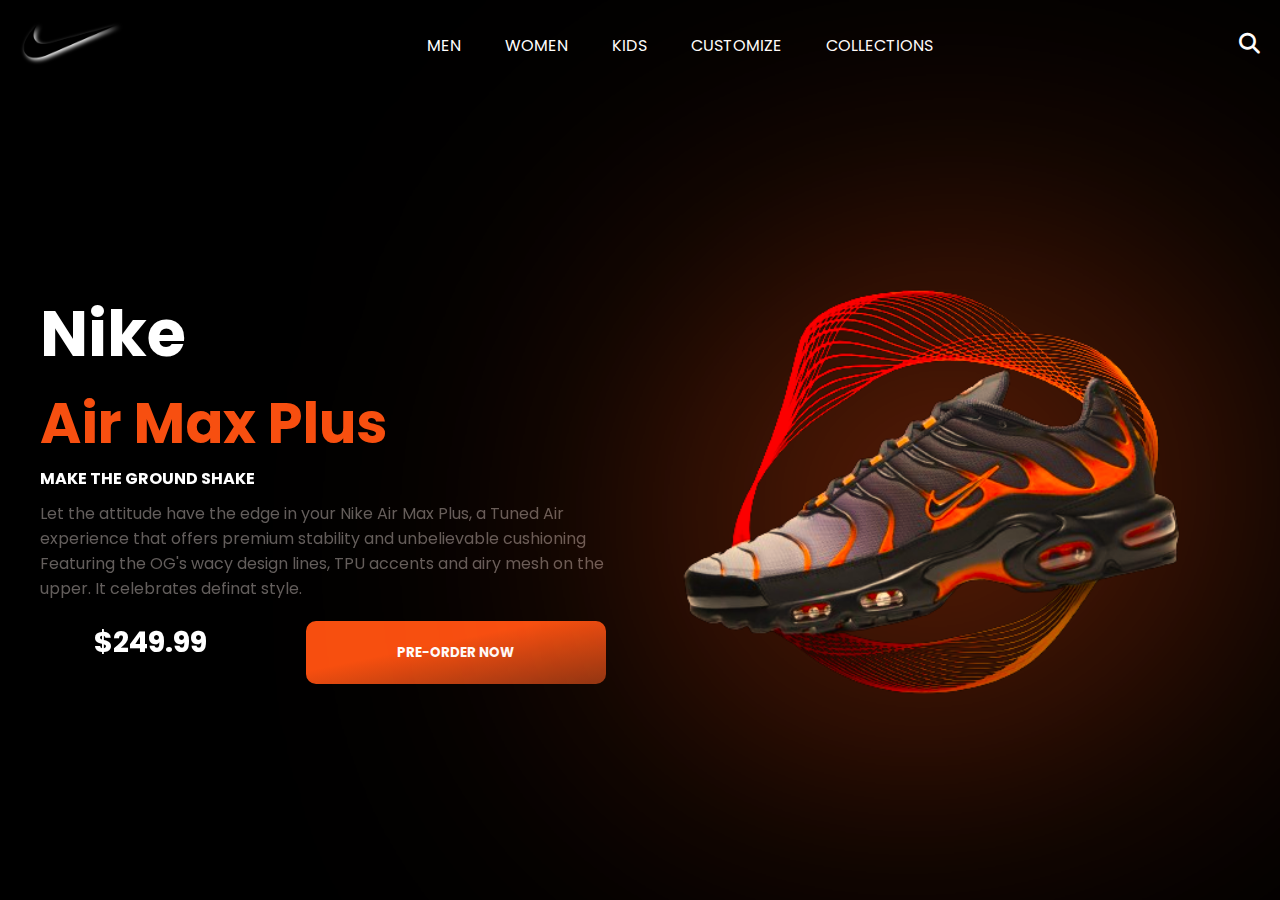
<file: Git/Shoe-Website-2/index.html>
<!DOCTYPE html>
<html lang="en">
<head>
    <meta charset="UTF-8">
    <meta name="viewport" content="width=device-width, initial-scale=1.0">
    <link rel="stylesheet" href="https://cdnjs.cloudflare.com/ajax/libs/font-awesome/6.5.1/css/all.min.css">
    <link rel="stylesheet" href="https://unpkg.com/aos@next/dist/aos.css" />
    <link rel="stylesheet" href="style.css">
    <title>Shoes Store</title>
</head>
<body>
    <nav>
        <div class="container">
            <div class="logo">
                <img src="NikeLogoPNGImage.png" alt="">
            </div>
            <div class="links">
                <a href="">MEN</a>
                <a href="">WOMEN</a>
                <a href="">KIDS</a>
                <a href="">CUSTOMIZE</a>
                <a href="">COLLECTIONS</a>
            </div>
            <div class="search">
                <i class="fa-solid fa-magnifying-glass"></i>
            </div>
        </div>
    </nav>
    <section>
        <div class="content">
            <div class="main-content">
                <h1 data-aos="fade-right" data-aos-duration="2000">Nike</h1>
                <h2 data-aos="fade-left" data-aos-duration="2000" data-aos-delay="200">Air Max Plus</h2>
                <h4 data-aos="fade-right" data-aos-duration="2000" data-aos-delay="400">MAKE THE GROUND SHAKE</h4>
                <p data-aos="flip-down" data-aos-duration="2000" data-aos-delay="600">Let the attitude have the edge in your Nike Air Max Plus, a Tuned Air experience that offers premium stability and unbelievable cushioning Featuring the OG's wacy design lines, TPU accents and airy mesh on the upper. It celebrates definat style.</p>
                <div class="order">
                    <h3 data-aos="zoom-in-right" data-aos-duration="2000" data-aos-delay="800">$249.99</h3>
                    <button data-aos="zoom-in-left" data-aos-duration="2000" data-aos-delay="800"><a href="">PRE-ORDER NOW</a></button>
                </div>
            </div>
            <div class="image">
                <img src="shoes.png" data-aos="zoom-in" data-aos-duration="2000">
            </div>
        </div>
    </section>
    <script src="https://unpkg.com/aos@next/dist/aos.js"></script>
    <script>
      AOS.init({
        offset:1
      });
    </script>
</body>
</html>
</file>
<file: Git/Shoe-Website-2/style.css>
@import url('https://fonts.googleapis.com/css2?family=Poppins:wght@100;200;300;400;500;600&display=swap');
*{
    padding: 0;
    margin: 0;
    font-family: 'Poppins', sans-serif;
    box-sizing: border-box;
}

body{
    width: 100%;
    height: 100vh;
    overflow: hidden;
    background-color: black;
}

nav{
    width: 100%;
    height: 10vh;
}

.container{
    width: 100%;
    height: 100%;
    display: flex;
    justify-content: space-between;
    align-items: center;
}

.container .logo img{
    margin-left: 20px;
    width: 100px;
    filter: drop-shadow(2px 2px 2px white);
}

.container .links a{
    color: white;
    text-decoration: none;
    cursor: pointer;
    position: relative;
    margin: 0 20px;
    transition: 0.3s linear;
}

.links a::before{
    content: "";
    position: absolute;
    left: 0;
    bottom: -4px;
    width: 0;
    background-color: #f74f10;
    height: 3.5px;
    transition: 0.3s linear;
}

.links a:hover::before,
.links a:hover{
    color: #f74f10;
    width: 100%;
}

.container .search i{
    color: white;
    cursor: pointer;
    font-size: 1.3rem;
    margin-right: 20px;
}

/* Section Starts */

section{
    width: 100%;
    height: 90vh;
}

section .content{
    display: flex;
    width: 100%;
    height: 100%;
    justify-content: space-around;
    align-items: center;
}

.content .main-content{
    color: white;
    max-width: 600px;
    width: 100%;
    margin: 0 auto;
}

.main-content h1{
    font-size: clamp(2rem, 1rem + 5vw, 4rem);
}

.main-content h2{
    color: #f74f10;
    font-size: clamp(2rem, 1rem + 5vw, 3.5rem);
}

.main-content p{
    margin-top: 10px;
    color: #635e5c;
}

.main-content .order{
    display: flex;
    margin: 20px 10px;
    width: 100%;
    justify-content: space-around;
    min-height: 7vh;
}

.order h3{
    font-size: 1.8rem;
}

.order button{
    min-width: 50%;
    margin-left: 10px;
    border: none;
    outline: none;
    border-radius: 10px;
    background: linear-gradient(to bottom right, #f74f10 40%, #8a3313) ;
    color: white;
    font-weight: 700;
    padding: 0 2px;
    font-size: clamp(0.6rem, 1rem 5vw, 3rem);
    transition: 0.1s linear;
}
.order button a{
    color: white;
    text-decoration: none;
    font-weight: 700;
}

.order button:hover{
    box-shadow:  0 0 30px #f74f10;
    background: linear-gradient(to bottom right, #8a3313 ,  #f74f10 40%) ;
}

.content .image img{
    max-width: 450px;
    width: 100%;
    margin-right: 100px;
    transform: rotate(40deg) translateX(900px);
    filter: drop-shadow(-10px -10px 200px #f74f10);
}

@media (max-width:800px){
    .content{
        display: flex;
        width: 100%;
        flex-direction: column-reverse;
    }

    .main-content{
        margin: 0 10px;
    }
}

@media (min-width:884px){
    .content .image img{
        min-width: 500px;
    }
}

@media (max-width:440px){
    .links{
        display: none;
    }

    .content .image img{
        width: 100%;
        margin-right: none;
    }
}
</file>
